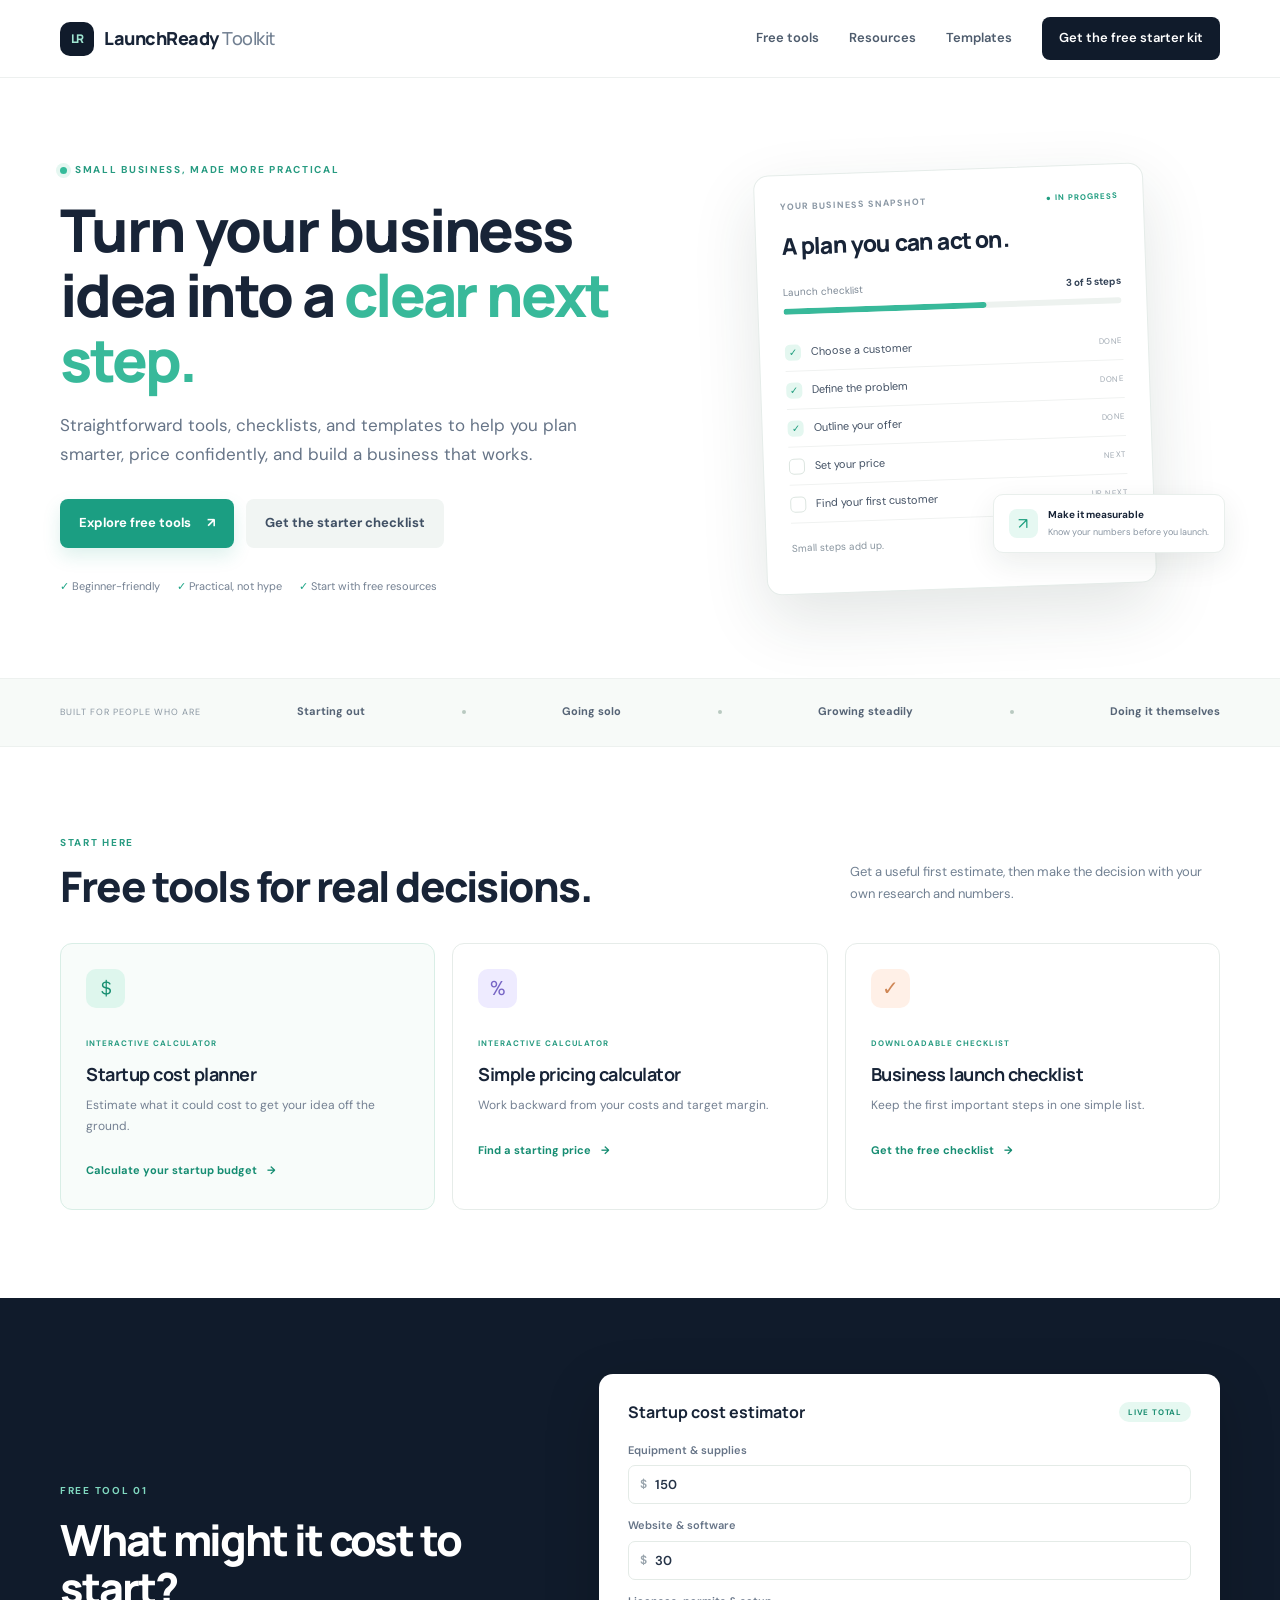
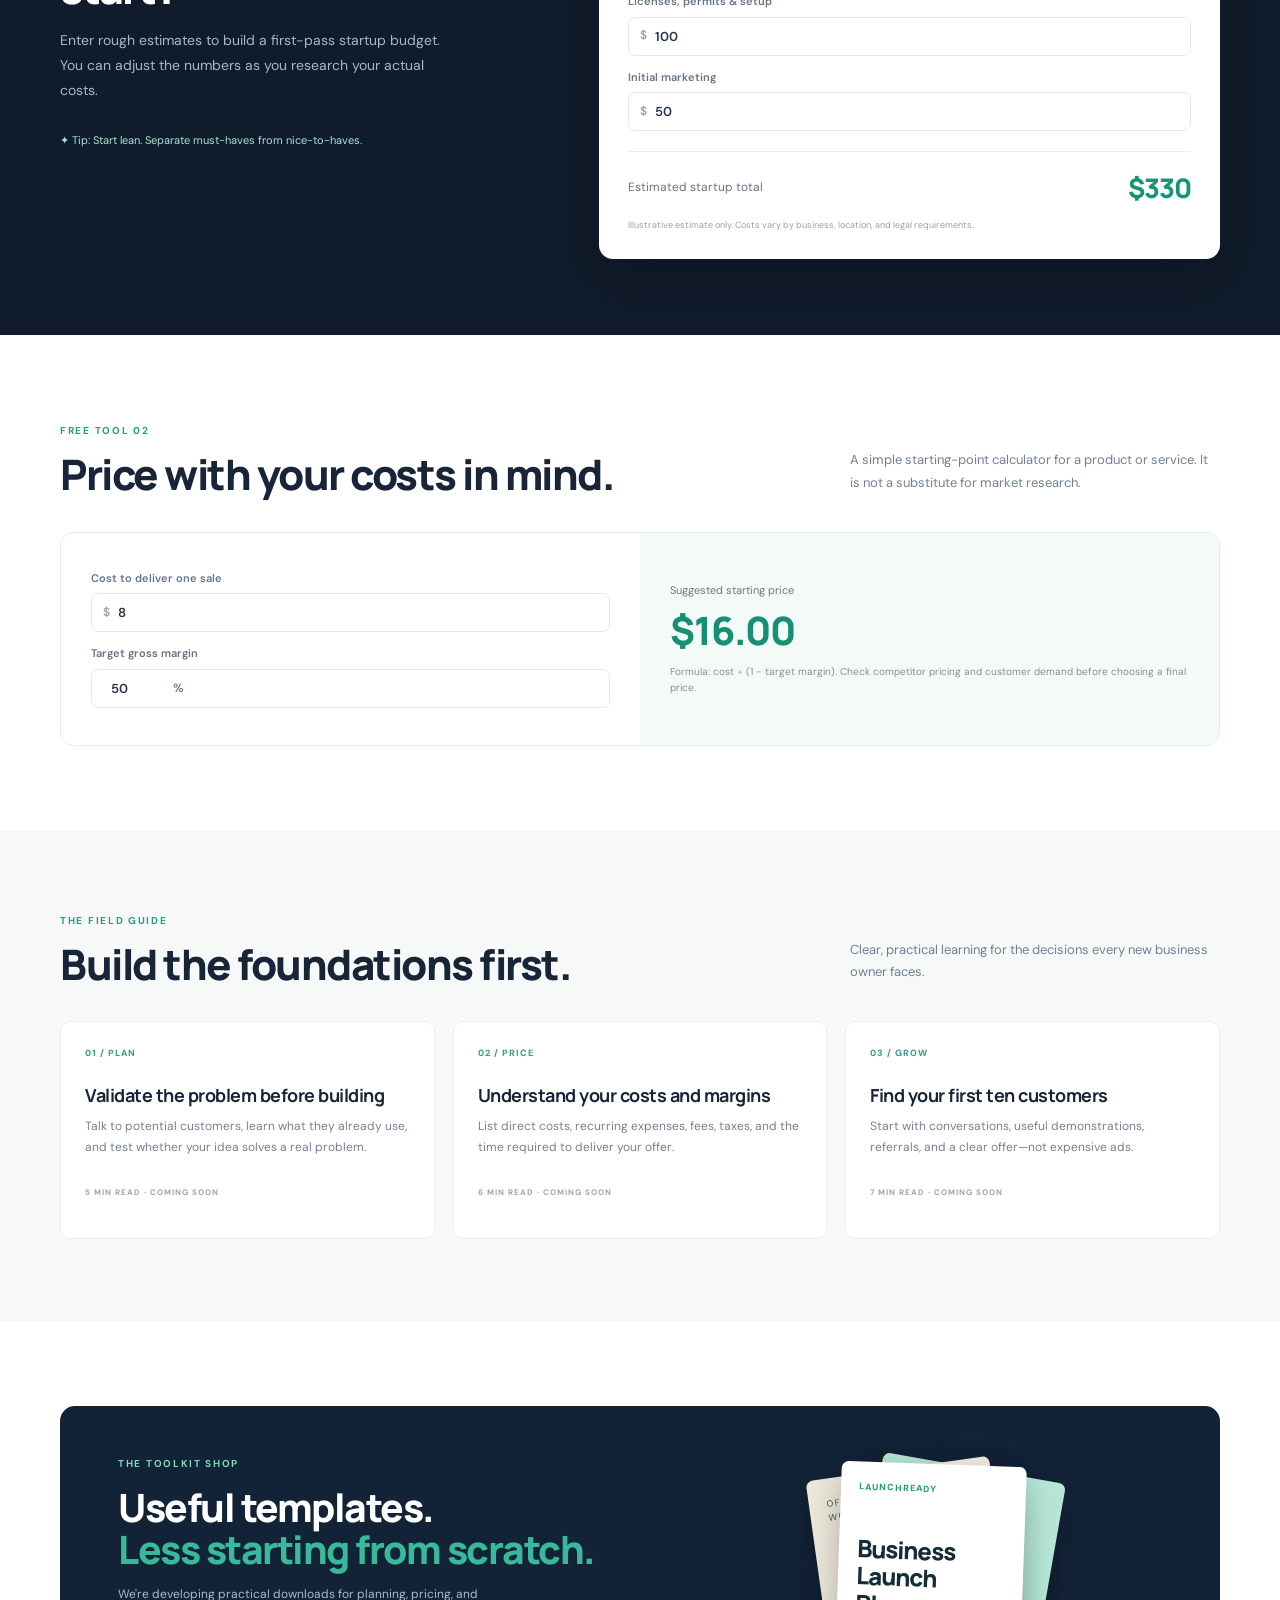
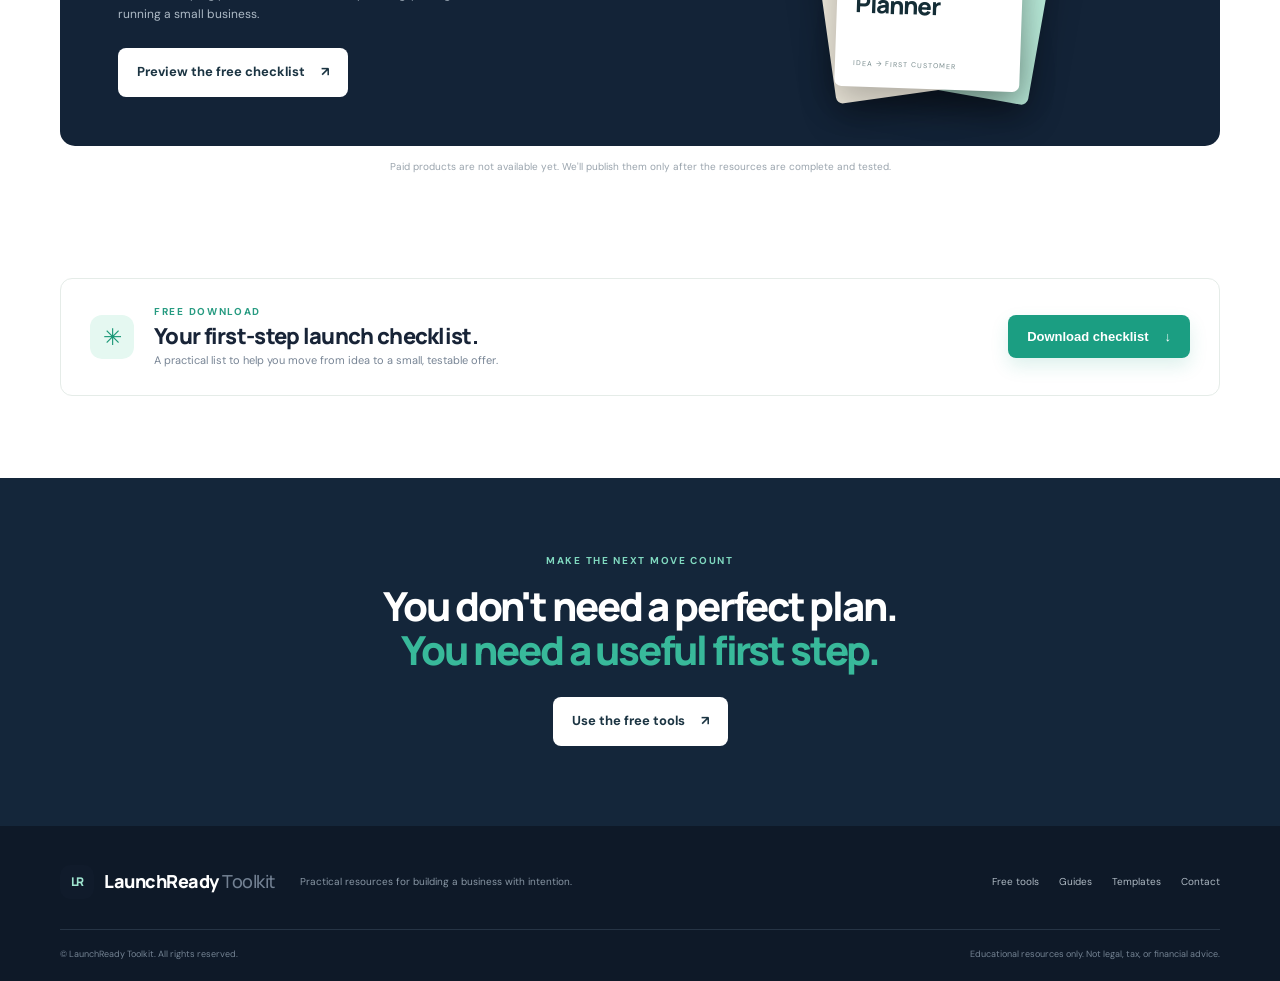
<file: index.html>
<!doctype html>
<html lang="en">
<head>
  <meta charset="utf-8">
  <meta name="viewport" content="width=device-width, initial-scale=1">
  <meta name="description" content="Practical calculators, checklists, and templates to help you start and grow a small business.">
  <meta name="theme-color" content="#101b2b">
  <title>LaunchReady Toolkit — Build your business with a clearer plan</title>
  <link rel="stylesheet" href="styles.css">
</head>
<body>
  <header class="site-header">
    <a class="brand" href="#" aria-label="LaunchReady Toolkit home">
      <span class="brand-mark">LR</span><span>LaunchReady<span class="brand-light"> Toolkit</span></span>
    </a>
    <button class="menu-toggle" aria-label="Toggle navigation" aria-expanded="false">☰</button>
    <nav class="nav" aria-label="Main navigation">
      <a href="#tools">Free tools</a><a href="#resources">Resources</a><a href="#products">Templates</a>
      <a class="nav-cta" href="#starter">Get the free starter kit</a>
    </nav>
  </header>

  <main>
    <section class="hero wrap">
      <div class="hero-copy">
        <div class="eyebrow"><span class="dot"></span> SMALL BUSINESS, MADE MORE PRACTICAL</div>
        <h1>Turn your business idea into a <em>clear next step.</em></h1>
        <p class="hero-sub">Straightforward tools, checklists, and templates to help you plan smarter, price confidently, and build a business that works.</p>
        <div class="hero-actions">
          <a class="button button-primary" href="#tools">Explore free tools <span>↗</span></a>
          <a class="button button-quiet" href="#starter">Get the starter checklist</a>
        </div>
        <div class="proof-row"><span>✓ Beginner-friendly</span><span>✓ Practical, not hype</span><span>✓ Start with free resources</span></div>
      </div>
      <div class="hero-visual" aria-label="Illustration of a business launch dashboard">
        <div class="visual-glow"></div>
        <div class="dash-card">
          <div class="dash-top"><span class="tiny-label">YOUR BUSINESS SNAPSHOT</span><span class="status">● IN PROGRESS</span></div>
          <div class="dash-title">A plan you can act on.</div>
          <div class="progress-label"><span>Launch checklist</span><b>3 of 5 steps</b></div>
          <div class="progress"><span></span></div>
          <div class="task done"><span class="check">✓</span><span>Choose a customer</span><small>DONE</small></div>
          <div class="task done"><span class="check">✓</span><span>Define the problem</span><small>DONE</small></div>
          <div class="task done"><span class="check">✓</span><span>Outline your offer</span><small>DONE</small></div>
          <div class="task"><span class="empty-check"></span><span>Set your price</span><small>NEXT</small></div>
          <div class="task"><span class="empty-check"></span><span>Find your first customer</span><small>UP NEXT</small></div>
          <div class="dash-foot"><span>Small steps add up.</span><span class="spark">✳</span></div>
        </div>
        <div class="floating-note"><span class="note-icon">↗</span><div><b>Make it measurable</b><small>Know your numbers before you launch.</small></div></div>
      </div>
    </section>

    <section class="trust-strip"><div class="wrap trust-inner"><span>BUILT FOR PEOPLE WHO ARE</span><b>Starting out</b><i></i><b>Going solo</b><i></i><b>Growing steadily</b><i></i><b>Doing it themselves</b></div></section>

    <section class="section wrap" id="tools">
      <div class="section-head"><div><div class="eyebrow">START HERE</div><h2>Free tools for real decisions.</h2></div><p>Get a useful first estimate, then make the decision with your own research and numbers.</p></div>
      <div class="tool-grid">
        <article class="tool-card featured-tool">
          <div class="tool-icon mint">＄</div><span class="tag">INTERACTIVE CALCULATOR</span>
          <h3>Startup cost planner</h3><p>Estimate what it could cost to get your idea off the ground.</p>
          <a href="#startup-calculator" class="text-link">Calculate your startup budget <span>→</span></a>
        </article>
        <article class="tool-card">
          <div class="tool-icon lavender">%</div><span class="tag">INTERACTIVE CALCULATOR</span>
          <h3>Simple pricing calculator</h3><p>Work backward from your costs and target margin.</p>
          <a href="#pricing-calculator" class="text-link">Find a starting price <span>→</span></a>
        </article>
        <article class="tool-card">
          <div class="tool-icon peach">✓</div><span class="tag">DOWNLOADABLE CHECKLIST</span>
          <h3>Business launch checklist</h3><p>Keep the first important steps in one simple list.</p>
          <a href="#starter" class="text-link">Get the free checklist <span>→</span></a>
        </article>
      </div>
    </section>

    <section class="calculator-band">
      <div class="wrap calculator-layout">
        <div class="calc-intro"><div class="eyebrow light-eyebrow">FREE TOOL 01</div><h2>What might it cost to start?</h2><p>Enter rough estimates to build a first-pass startup budget. You can adjust the numbers as you research your actual costs.</p><div class="tip">✦ Tip: Start lean. Separate must-haves from nice-to-haves.</div></div>
        <div class="calculator" id="startup-calculator">
          <div class="calc-title"><b>Startup cost estimator</b><span class="live-pill">LIVE TOTAL</span></div>
          <label>Equipment & supplies <div class="money-input"><span>$</span><input id="equipment" type="number" min="0" value="150"></div></label>
          <label>Website & software <div class="money-input"><span>$</span><input id="software" type="number" min="0" value="30"></div></label>
          <label>Licenses, permits & setup <div class="money-input"><span>$</span><input id="setup" type="number" min="0" value="100"></div></label>
          <label>Initial marketing <div class="money-input"><span>$</span><input id="marketing" type="number" min="0" value="50"></div></label>
          <div class="calc-total"><span>Estimated startup total</span><strong id="startup-total">$330</strong></div>
          <small class="disclaimer">Illustrative estimate only. Costs vary by business, location, and legal requirements.</small>
        </div>
      </div>
    </section>

    <section class="section wrap pricing-section" id="pricing-calculator">
      <div class="section-head"><div><div class="eyebrow">FREE TOOL 02</div><h2>Price with your costs in mind.</h2></div><p>A simple starting-point calculator for a product or service. It is not a substitute for market research.</p></div>
      <div class="pricing-box">
        <div class="pricing-fields">
          <label>Cost to deliver one sale <div class="money-input"><span>$</span><input id="unit-cost" type="number" min="0" value="8"></div></label>
          <label>Target gross margin <div class="percent-input"><input id="margin" type="number" min="1" max="95" value="50"><span>%</span></div></label>
        </div>
        <div class="price-result"><span>Suggested starting price</span><strong id="suggested-price">$16.00</strong><small>Formula: cost ÷ (1 − target margin). Check competitor pricing and customer demand before choosing a final price.</small></div>
      </div>
    </section>

    <section class="section resources-section" id="resources">
      <div class="wrap">
        <div class="section-head"><div><div class="eyebrow">THE FIELD GUIDE</div><h2>Build the foundations first.</h2></div><p>Clear, practical learning for the decisions every new business owner faces.</p></div>
        <div class="resource-grid">
          <article class="resource-card"><div class="resource-number">01 / PLAN</div><h3>Validate the problem before building</h3><p>Talk to potential customers, learn what they already use, and test whether your idea solves a real problem.</p><span class="read-time">5 MIN READ · COMING SOON</span></article>
          <article class="resource-card"><div class="resource-number">02 / PRICE</div><h3>Understand your costs and margins</h3><p>List direct costs, recurring expenses, fees, taxes, and the time required to deliver your offer.</p><span class="read-time">6 MIN READ · COMING SOON</span></article>
          <article class="resource-card"><div class="resource-number">03 / GROW</div><h3>Find your first ten customers</h3><p>Start with conversations, useful demonstrations, referrals, and a clear offer—not expensive ads.</p><span class="read-time">7 MIN READ · COMING SOON</span></article>
        </div>
      </div>
    </section>

    <section class="section wrap product-section" id="products">
      <div class="product-panel">
        <div><div class="eyebrow light-eyebrow">THE TOOLKIT SHOP</div><h2>Useful templates.<br><em>Less starting from scratch.</em></h2><p>We're developing practical downloads for planning, pricing, and running a small business.</p><a class="button button-light" href="#starter">Preview the free checklist <span>↗</span></a></div>
        <div class="product-stack"><div class="sheet sheet-back">WEEKLY ACTION PLAN</div><div class="sheet sheet-mid">OFFER & PRICING WORKSHEET</div><div class="sheet sheet-front"><span>LAUNCHREADY</span><b>Business<br>Launch Planner</b><small>IDEA → FIRST CUSTOMER</small></div></div>
      </div>
      <p class="shop-note">Paid products are not available yet. We'll publish them only after the resources are complete and tested.</p>
    </section>

    <section class="section wrap starter-section" id="starter">
      <div class="starter-card">
        <div class="starter-icon">✳</div>
        <div class="starter-copy"><div class="eyebrow">FREE DOWNLOAD</div><h2>Your first-step launch checklist.</h2><p>A practical list to help you move from idea to a small, testable offer.</p></div>
        <button class="button button-primary" id="download-checklist">Download checklist <span>↓</span></button>
      </div>
    </section>

    <section class="closing-cta"><div class="wrap closing-inner"><div class="eyebrow light-eyebrow">MAKE THE NEXT MOVE COUNT</div><h2>You don't need a perfect plan.<br><em>You need a useful first step.</em></h2><a href="#tools" class="button button-light">Use the free tools <span>↗</span></a></div></section>
  </main>

  <footer class="footer"><div class="wrap footer-main"><a class="brand footer-brand" href="#"><span class="brand-mark">LR</span><span>LaunchReady<span class="brand-light"> Toolkit</span></span></a><p>Practical resources for building a business with intention.</p><div class="footer-links"><a href="#tools">Free tools</a><a href="#resources">Guides</a><a href="#products">Templates</a><a href="mailto:hello@launchreadytoolkit.example">Contact</a></div></div><div class="wrap footer-bottom"><span>© <span id="year"></span> LaunchReady Toolkit. All rights reserved.</span><span>Educational resources only. Not legal, tax, or financial advice.</span></div></footer>
  <script src="script.js"></script>
</body>
</html>
</file>
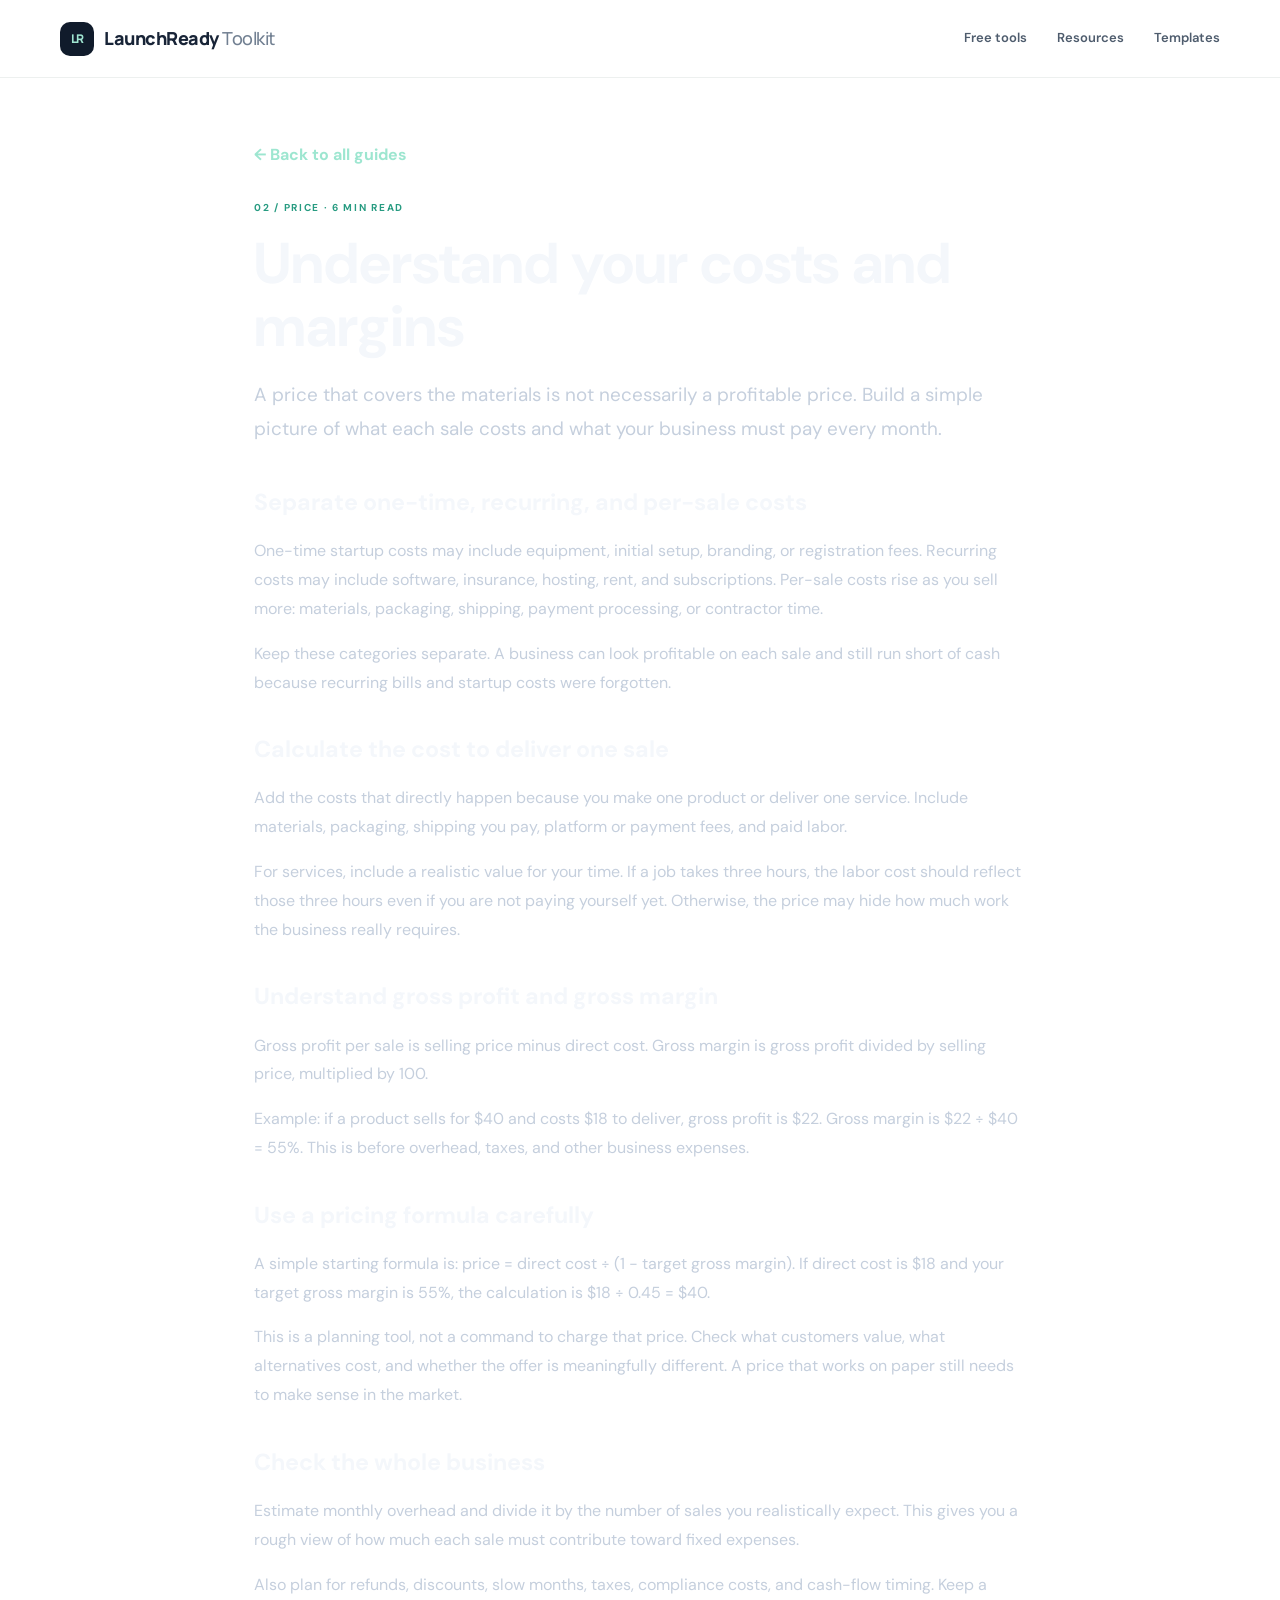
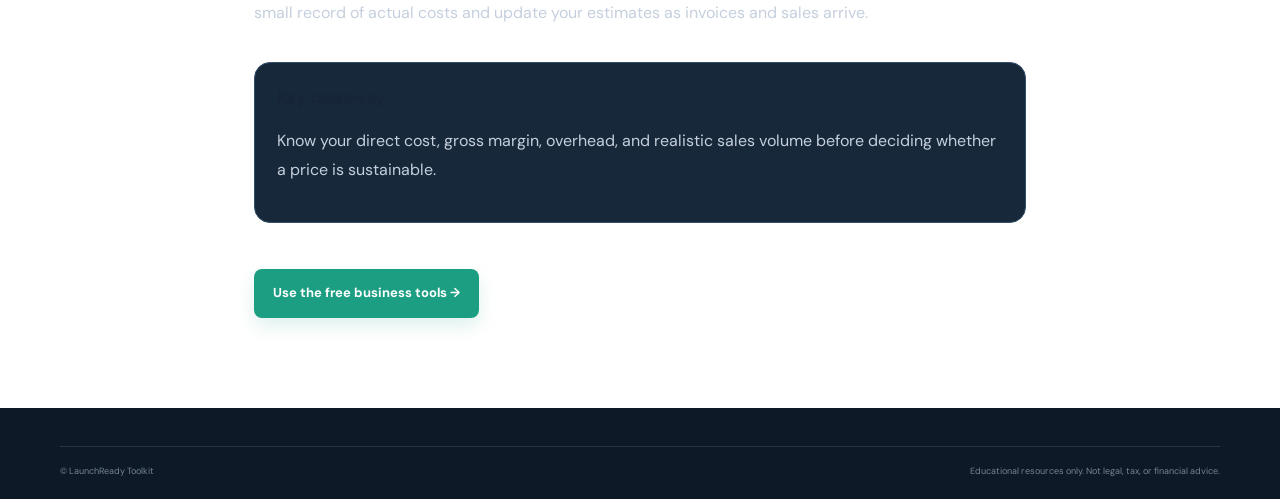
<file: costs-and-margins.html>
<!doctype html>
<html lang="en">
<head>
<meta charset="utf-8"><meta name="viewport" content="width=device-width, initial-scale=1">
<meta name="description" content="A price that covers the materials is not necessarily a profitable price. Build a simple picture of what each sale costs and what your business must pay every month.">
<title>Understand your costs and margins | LaunchReady Toolkit</title><link rel="stylesheet" href="styles.css">
<style>
.article-wrap{max-width:820px;margin:0 auto;padding:64px 24px 90px}
.article-wrap .eyebrow{margin-bottom:16px}
.article-wrap h1{font-size:clamp(2.2rem,6vw,3.6rem);line-height:1.1;margin:0 0 20px;color:#f4f7fb}
.article-intro{font-size:1.18rem;line-height:1.75;color:#c5cfdd;margin-bottom:38px}
.article-wrap h2{font-size:1.45rem;margin:34px 0 10px;color:#f4f7fb}
.article-wrap p{line-height:1.8;color:#c5cfdd}
.article-callout{background:#16283a;border:1px solid #34506a;border-radius:16px;padding:22px;margin:34px 0}
.article-back{display:inline-block;margin-bottom:32px;color:#9de6d0;font-weight:700;text-decoration:none}
.article-back:hover{text-decoration:underline}
.article-wrap .button{margin-top:12px}
</style></head><body>
<header class="site-header"><a class="brand" href="index.html"><span class="brand-mark">LR</span><span>LaunchReady<span class="brand-light"> Toolkit</span></span></a><nav class="nav"><a href="index.html#tools">Free tools</a><a href="index.html#resources">Resources</a><a href="index.html#products">Templates</a></nav></header>
<main class="article-wrap"><a class="article-back" href="index.html#resources">← Back to all guides</a>
<div class="eyebrow">02 / PRICE · 6 MIN READ</div><h1>Understand your costs and margins</h1><p class="article-intro">A price that covers the materials is not necessarily a profitable price. Build a simple picture of what each sale costs and what your business must pay every month.</p>
<section><h2>Separate one-time, recurring, and per-sale costs</h2><p>One-time startup costs may include equipment, initial setup, branding, or registration fees. Recurring costs may include software, insurance, hosting, rent, and subscriptions. Per-sale costs rise as you sell more: materials, packaging, shipping, payment processing, or contractor time.</p><p>Keep these categories separate. A business can look profitable on each sale and still run short of cash because recurring bills and startup costs were forgotten.</p></section>
<section><h2>Calculate the cost to deliver one sale</h2><p>Add the costs that directly happen because you make one product or deliver one service. Include materials, packaging, shipping you pay, platform or payment fees, and paid labor.</p><p>For services, include a realistic value for your time. If a job takes three hours, the labor cost should reflect those three hours even if you are not paying yourself yet. Otherwise, the price may hide how much work the business really requires.</p></section>
<section><h2>Understand gross profit and gross margin</h2><p>Gross profit per sale is selling price minus direct cost. Gross margin is gross profit divided by selling price, multiplied by 100.</p><p>Example: if a product sells for $40 and costs $18 to deliver, gross profit is $22. Gross margin is $22 ÷ $40 = 55%. This is before overhead, taxes, and other business expenses.</p></section>
<section><h2>Use a pricing formula carefully</h2><p>A simple starting formula is: price = direct cost ÷ (1 − target gross margin). If direct cost is $18 and your target gross margin is 55%, the calculation is $18 ÷ 0.45 = $40.</p><p>This is a planning tool, not a command to charge that price. Check what customers value, what alternatives cost, and whether the offer is meaningfully different. A price that works on paper still needs to make sense in the market.</p></section>
<section><h2>Check the whole business</h2><p>Estimate monthly overhead and divide it by the number of sales you realistically expect. This gives you a rough view of how much each sale must contribute toward fixed expenses.</p><p>Also plan for refunds, discounts, slow months, taxes, compliance costs, and cash-flow timing. Keep a small record of actual costs and update your estimates as invoices and sales arrive.</p></section>
<div class="article-callout"><strong>Key takeaway</strong><p>Know your direct cost, gross margin, overhead, and realistic sales volume before deciding whether a price is sustainable.</p></div>
<a class="button button-primary" href="index.html#tools">Use the free business tools →</a>
</main>
<footer class="footer"><div class="wrap footer-bottom"><span>© LaunchReady Toolkit</span><span>Educational resources only. Not legal, tax, or financial advice.</span></div></footer>
</body></html>
</file>
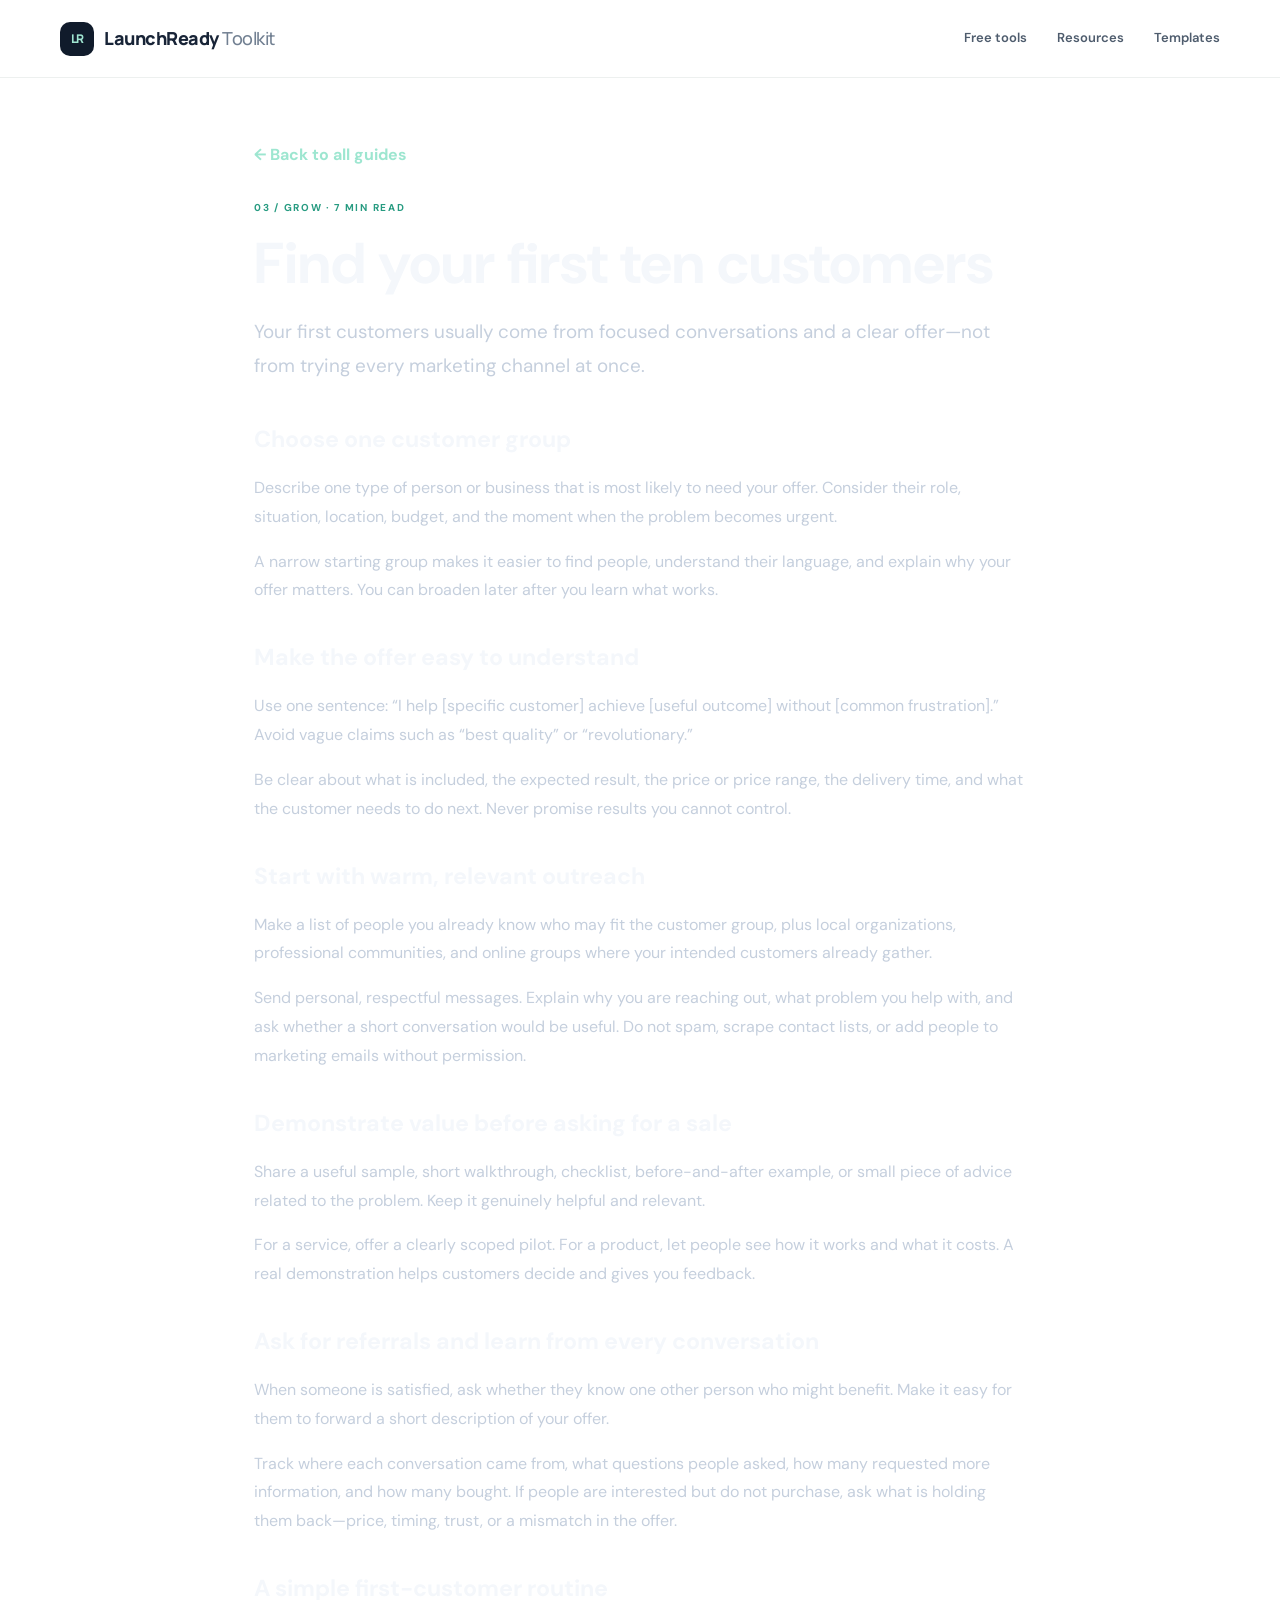
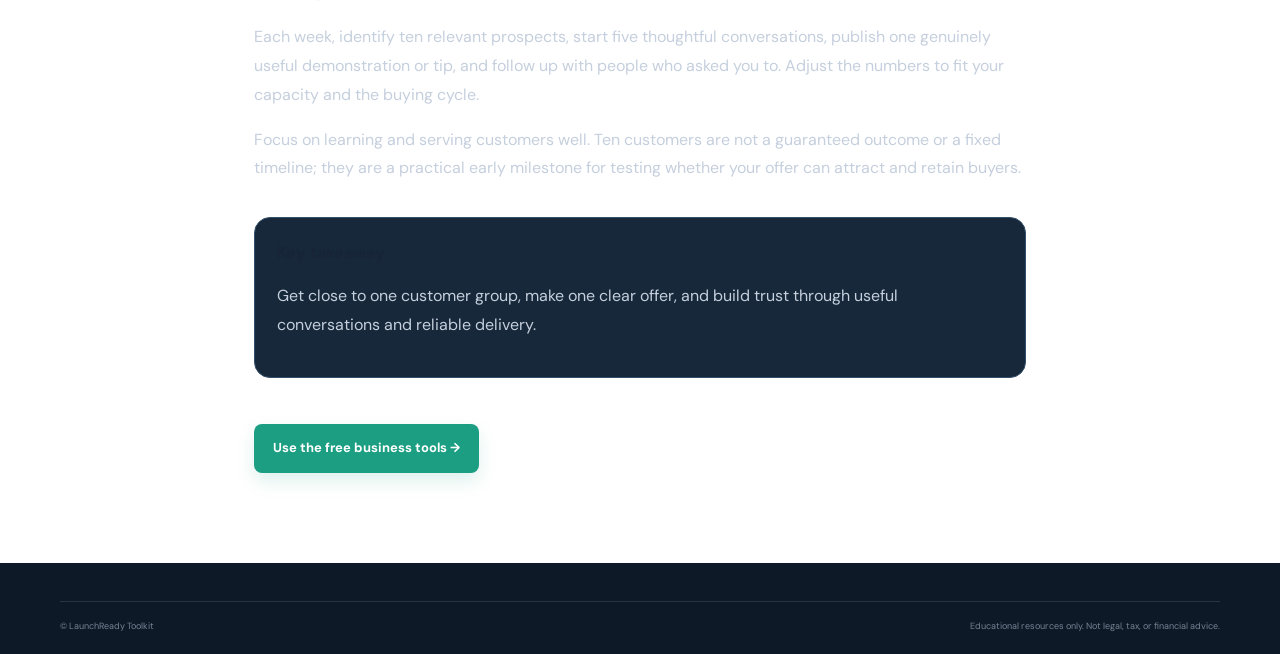
<file: first-ten-customers.html>
<!doctype html>
<html lang="en">
<head>
<meta charset="utf-8"><meta name="viewport" content="width=device-width, initial-scale=1">
<meta name="description" content="Your first customers usually come from focused conversations and a clear offer—not from trying every marketing channel at once.">
<title>Find your first ten customers | LaunchReady Toolkit</title><link rel="stylesheet" href="styles.css">
<style>
.article-wrap{max-width:820px;margin:0 auto;padding:64px 24px 90px}
.article-wrap .eyebrow{margin-bottom:16px}
.article-wrap h1{font-size:clamp(2.2rem,6vw,3.6rem);line-height:1.1;margin:0 0 20px;color:#f4f7fb}
.article-intro{font-size:1.18rem;line-height:1.75;color:#c5cfdd;margin-bottom:38px}
.article-wrap h2{font-size:1.45rem;margin:34px 0 10px;color:#f4f7fb}
.article-wrap p{line-height:1.8;color:#c5cfdd}
.article-callout{background:#16283a;border:1px solid #34506a;border-radius:16px;padding:22px;margin:34px 0}
.article-back{display:inline-block;margin-bottom:32px;color:#9de6d0;font-weight:700;text-decoration:none}
.article-back:hover{text-decoration:underline}
.article-wrap .button{margin-top:12px}
</style></head><body>
<header class="site-header"><a class="brand" href="index.html"><span class="brand-mark">LR</span><span>LaunchReady<span class="brand-light"> Toolkit</span></span></a><nav class="nav"><a href="index.html#tools">Free tools</a><a href="index.html#resources">Resources</a><a href="index.html#products">Templates</a></nav></header>
<main class="article-wrap"><a class="article-back" href="index.html#resources">← Back to all guides</a>
<div class="eyebrow">03 / GROW · 7 MIN READ</div><h1>Find your first ten customers</h1><p class="article-intro">Your first customers usually come from focused conversations and a clear offer—not from trying every marketing channel at once.</p>
<section><h2>Choose one customer group</h2><p>Describe one type of person or business that is most likely to need your offer. Consider their role, situation, location, budget, and the moment when the problem becomes urgent.</p><p>A narrow starting group makes it easier to find people, understand their language, and explain why your offer matters. You can broaden later after you learn what works.</p></section>
<section><h2>Make the offer easy to understand</h2><p>Use one sentence: “I help [specific customer] achieve [useful outcome] without [common frustration].” Avoid vague claims such as “best quality” or “revolutionary.”</p><p>Be clear about what is included, the expected result, the price or price range, the delivery time, and what the customer needs to do next. Never promise results you cannot control.</p></section>
<section><h2>Start with warm, relevant outreach</h2><p>Make a list of people you already know who may fit the customer group, plus local organizations, professional communities, and online groups where your intended customers already gather.</p><p>Send personal, respectful messages. Explain why you are reaching out, what problem you help with, and ask whether a short conversation would be useful. Do not spam, scrape contact lists, or add people to marketing emails without permission.</p></section>
<section><h2>Demonstrate value before asking for a sale</h2><p>Share a useful sample, short walkthrough, checklist, before-and-after example, or small piece of advice related to the problem. Keep it genuinely helpful and relevant.</p><p>For a service, offer a clearly scoped pilot. For a product, let people see how it works and what it costs. A real demonstration helps customers decide and gives you feedback.</p></section>
<section><h2>Ask for referrals and learn from every conversation</h2><p>When someone is satisfied, ask whether they know one other person who might benefit. Make it easy for them to forward a short description of your offer.</p><p>Track where each conversation came from, what questions people asked, how many requested more information, and how many bought. If people are interested but do not purchase, ask what is holding them back—price, timing, trust, or a mismatch in the offer.</p></section>
<section><h2>A simple first-customer routine</h2><p>Each week, identify ten relevant prospects, start five thoughtful conversations, publish one genuinely useful demonstration or tip, and follow up with people who asked you to. Adjust the numbers to fit your capacity and the buying cycle.</p><p>Focus on learning and serving customers well. Ten customers are not a guaranteed outcome or a fixed timeline; they are a practical early milestone for testing whether your offer can attract and retain buyers.</p></section>
<div class="article-callout"><strong>Key takeaway</strong><p>Get close to one customer group, make one clear offer, and build trust through useful conversations and reliable delivery.</p></div>
<a class="button button-primary" href="index.html#tools">Use the free business tools →</a>
</main>
<footer class="footer"><div class="wrap footer-bottom"><span>© LaunchReady Toolkit</span><span>Educational resources only. Not legal, tax, or financial advice.</span></div></footer>
</body></html>
</file>
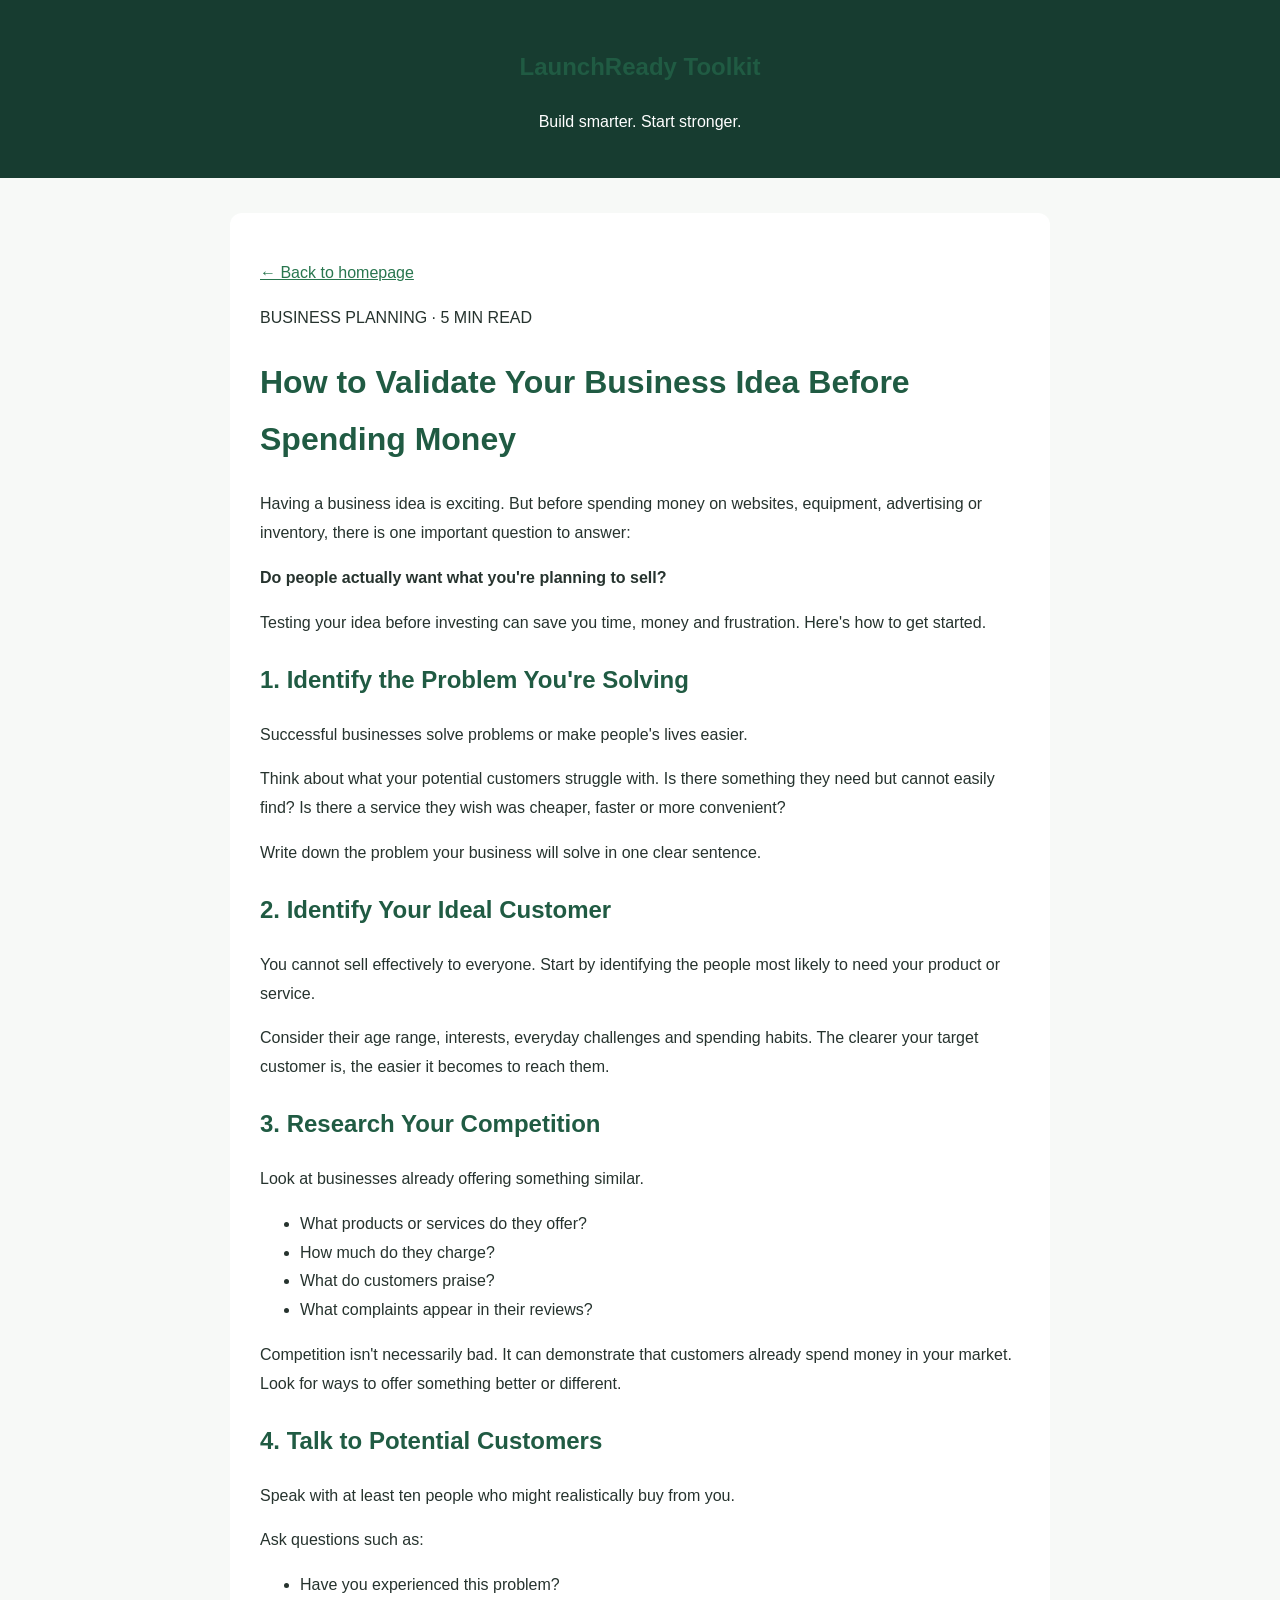
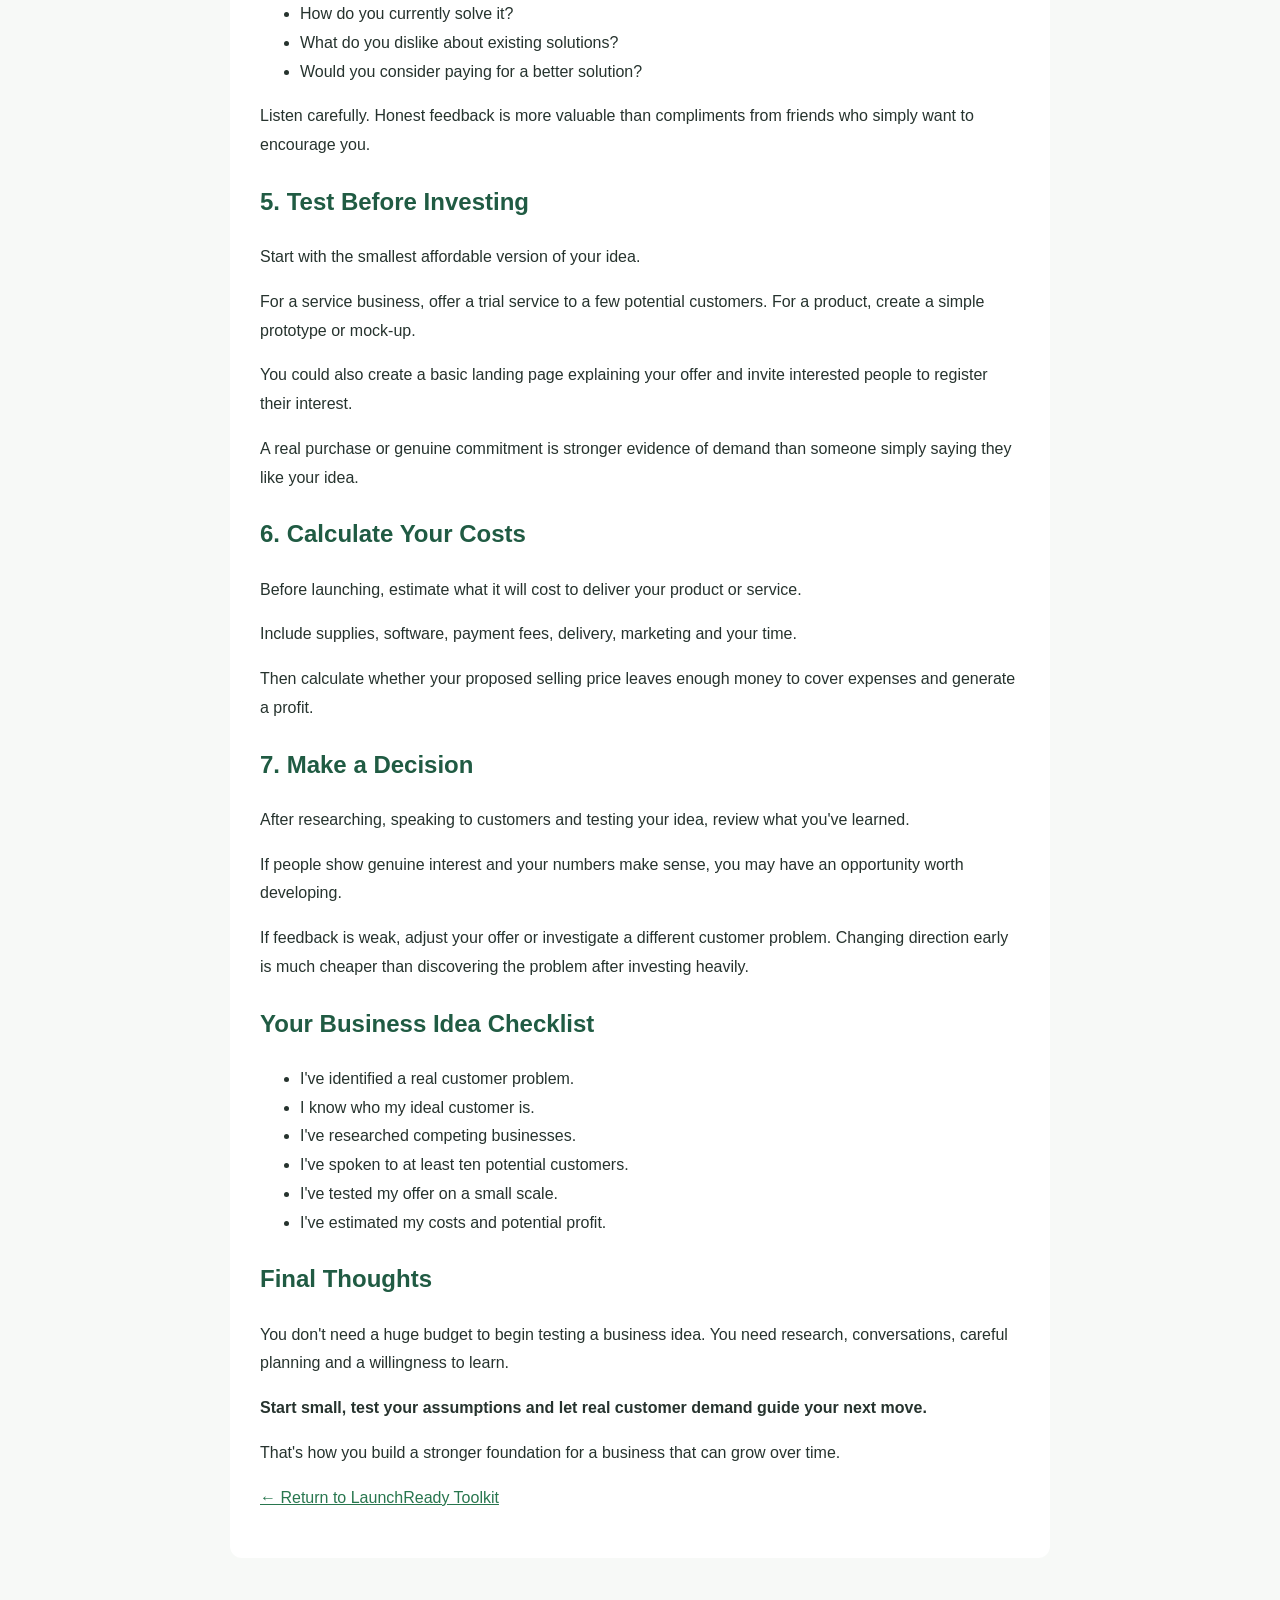
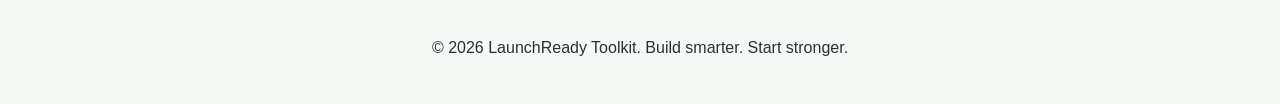
<file: validate-business-idea.html>
<!DOCTYPE html>
<html lang="en">
<head>
<meta charset="UTF-8">
<meta name="viewport" content="width=device-width, initial-scale=1.0">
<title>How to Validate Your Business Idea | LaunchReady Toolkit</title>
<meta name="description" content="Learn how to test your business idea before spending money, find potential customers and build a business people actually want.">
<style>
body {
  font-family: Arial, sans-serif;
  line-height: 1.8;
  color: #26332e;
  background: #f7f9f7;
  margin: 0;
}
header {
  background: #173c30;
  color: white;
  padding: 25px;
  text-align: center;
}
main {
  max-width: 760px;
  margin: 35px auto;
  padding: 30px;
  background: white;
  border-radius: 12px;
}
h1, h2 { color: #205b43; }
a { color: #28764e; }
footer {
  text-align: center;
  padding: 25px;
}
</style>
</head>
<body>
<header>
<h2>LaunchReady Toolkit</h2>
<p>Build smarter. Start stronger.</p>
</header>

<main>
<p><a href="index.html">← Back to homepage</a></p>

<p>BUSINESS PLANNING · 5 MIN READ</p>

<h1>How to Validate Your Business Idea Before Spending Money</h1>

<p>Having a business idea is exciting. But before spending money on websites, equipment, advertising or inventory, there is one important question to answer:</p>

<p><strong>Do people actually want what you're planning to sell?</strong></p>

<p>Testing your idea before investing can save you time, money and frustration. Here's how to get started.</p>

<h2>1. Identify the Problem You're Solving</h2>

<p>Successful businesses solve problems or make people's lives easier.</p>

<p>Think about what your potential customers struggle with. Is there something they need but cannot easily find? Is there a service they wish was cheaper, faster or more convenient?</p>

<p>Write down the problem your business will solve in one clear sentence.</p>

<h2>2. Identify Your Ideal Customer</h2>

<p>You cannot sell effectively to everyone. Start by identifying the people most likely to need your product or service.</p>

<p>Consider their age range, interests, everyday challenges and spending habits. The clearer your target customer is, the easier it becomes to reach them.</p>

<h2>3. Research Your Competition</h2>

<p>Look at businesses already offering something similar.</p>

<ul>
<li>What products or services do they offer?</li>
<li>How much do they charge?</li>
<li>What do customers praise?</li>
<li>What complaints appear in their reviews?</li>
</ul>

<p>Competition isn't necessarily bad. It can demonstrate that customers already spend money in your market. Look for ways to offer something better or different.</p>

<h2>4. Talk to Potential Customers</h2>

<p>Speak with at least ten people who might realistically buy from you.</p>

<p>Ask questions such as:</p>

<ul>
<li>Have you experienced this problem?</li>
<li>How do you currently solve it?</li>
<li>What do you dislike about existing solutions?</li>
<li>Would you consider paying for a better solution?</li>
</ul>

<p>Listen carefully. Honest feedback is more valuable than compliments from friends who simply want to encourage you.</p>

<h2>5. Test Before Investing</h2>

<p>Start with the smallest affordable version of your idea.</p>

<p>For a service business, offer a trial service to a few potential customers. For a product, create a simple prototype or mock-up.</p>

<p>You could also create a basic landing page explaining your offer and invite interested people to register their interest.</p>

<p>A real purchase or genuine commitment is stronger evidence of demand than someone simply saying they like your idea.</p>

<h2>6. Calculate Your Costs</h2>

<p>Before launching, estimate what it will cost to deliver your product or service.</p>

<p>Include supplies, software, payment fees, delivery, marketing and your time.</p>

<p>Then calculate whether your proposed selling price leaves enough money to cover expenses and generate a profit.</p>

<h2>7. Make a Decision</h2>

<p>After researching, speaking to customers and testing your idea, review what you've learned.</p>

<p>If people show genuine interest and your numbers make sense, you may have an opportunity worth developing.</p>

<p>If feedback is weak, adjust your offer or investigate a different customer problem. Changing direction early is much cheaper than discovering the problem after investing heavily.</p>

<h2>Your Business Idea Checklist</h2>

<ul>
<li>I've identified a real customer problem.</li>
<li>I know who my ideal customer is.</li>
<li>I've researched competing businesses.</li>
<li>I've spoken to at least ten potential customers.</li>
<li>I've tested my offer on a small scale.</li>
<li>I've estimated my costs and potential profit.</li>
</ul>

<h2>Final Thoughts</h2>

<p>You don't need a huge budget to begin testing a business idea. You need research, conversations, careful planning and a willingness to learn.</p>

<p><strong>Start small, test your assumptions and let real customer demand guide your next move.</strong></p>

<p>That's how you build a stronger foundation for a business that can grow over time.</p>

<p><a href="index.html">← Return to LaunchReady Toolkit</a></p>
</main>

<footer>
<p>© 2026 LaunchReady Toolkit. Build smarter. Start stronger.</p>
</footer>
</body>
</html>
</file>
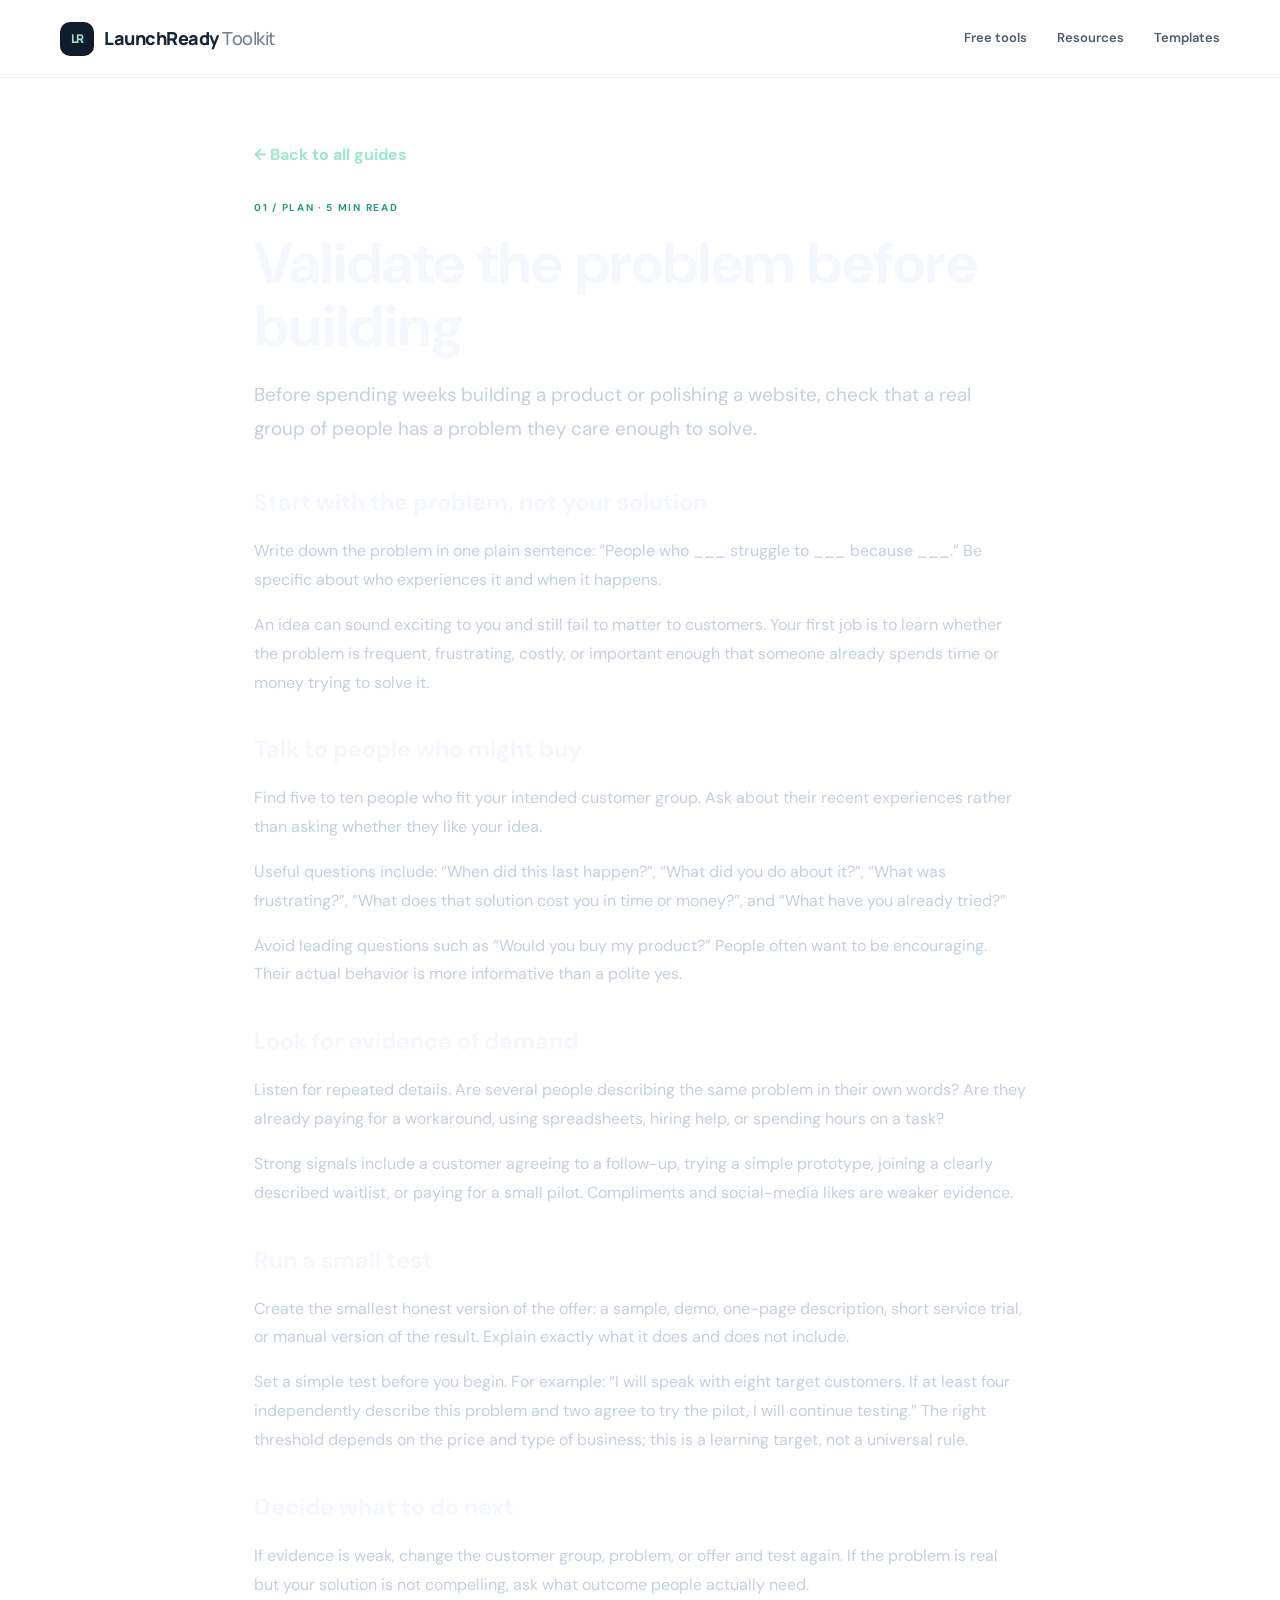
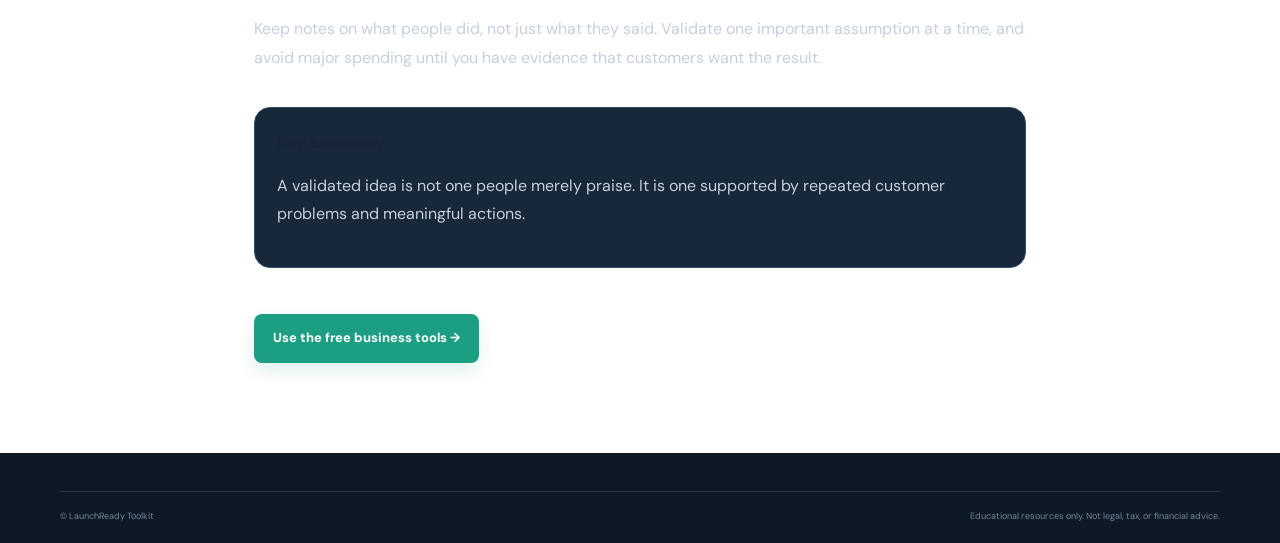
<file: validate-your-idea.html>
<!doctype html>
<html lang="en">
<head>
<meta charset="utf-8"><meta name="viewport" content="width=device-width, initial-scale=1">
<meta name="description" content="Before spending weeks building a product or polishing a website, check that a real group of people has a problem they care enough to solve.">
<title>Validate the problem before building | LaunchReady Toolkit</title><link rel="stylesheet" href="styles.css">
<style>
.article-wrap{max-width:820px;margin:0 auto;padding:64px 24px 90px}
.article-wrap .eyebrow{margin-bottom:16px}
.article-wrap h1{font-size:clamp(2.2rem,6vw,3.6rem);line-height:1.1;margin:0 0 20px;color:#f4f7fb}
.article-intro{font-size:1.18rem;line-height:1.75;color:#c5cfdd;margin-bottom:38px}
.article-wrap h2{font-size:1.45rem;margin:34px 0 10px;color:#f4f7fb}
.article-wrap p{line-height:1.8;color:#c5cfdd}
.article-callout{background:#16283a;border:1px solid #34506a;border-radius:16px;padding:22px;margin:34px 0}
.article-back{display:inline-block;margin-bottom:32px;color:#9de6d0;font-weight:700;text-decoration:none}
.article-back:hover{text-decoration:underline}
.article-wrap .button{margin-top:12px}
</style></head><body>
<header class="site-header"><a class="brand" href="index.html"><span class="brand-mark">LR</span><span>LaunchReady<span class="brand-light"> Toolkit</span></span></a><nav class="nav"><a href="index.html#tools">Free tools</a><a href="index.html#resources">Resources</a><a href="index.html#products">Templates</a></nav></header>
<main class="article-wrap"><a class="article-back" href="index.html#resources">← Back to all guides</a>
<div class="eyebrow">01 / PLAN · 5 MIN READ</div><h1>Validate the problem before building</h1><p class="article-intro">Before spending weeks building a product or polishing a website, check that a real group of people has a problem they care enough to solve.</p>
<section><h2>Start with the problem, not your solution</h2><p>Write down the problem in one plain sentence: “People who ___ struggle to ___ because ___.” Be specific about who experiences it and when it happens.</p><p>An idea can sound exciting to you and still fail to matter to customers. Your first job is to learn whether the problem is frequent, frustrating, costly, or important enough that someone already spends time or money trying to solve it.</p></section>
<section><h2>Talk to people who might buy</h2><p>Find five to ten people who fit your intended customer group. Ask about their recent experiences rather than asking whether they like your idea.</p><p>Useful questions include: “When did this last happen?”, “What did you do about it?”, “What was frustrating?”, “What does that solution cost you in time or money?”, and “What have you already tried?”</p><p>Avoid leading questions such as “Would you buy my product?” People often want to be encouraging. Their actual behavior is more informative than a polite yes.</p></section>
<section><h2>Look for evidence of demand</h2><p>Listen for repeated details. Are several people describing the same problem in their own words? Are they already paying for a workaround, using spreadsheets, hiring help, or spending hours on a task?</p><p>Strong signals include a customer agreeing to a follow-up, trying a simple prototype, joining a clearly described waitlist, or paying for a small pilot. Compliments and social-media likes are weaker evidence.</p></section>
<section><h2>Run a small test</h2><p>Create the smallest honest version of the offer: a sample, demo, one-page description, short service trial, or manual version of the result. Explain exactly what it does and does not include.</p><p>Set a simple test before you begin. For example: “I will speak with eight target customers. If at least four independently describe this problem and two agree to try the pilot, I will continue testing.” The right threshold depends on the price and type of business; this is a learning target, not a universal rule.</p></section>
<section><h2>Decide what to do next</h2><p>If evidence is weak, change the customer group, problem, or offer and test again. If the problem is real but your solution is not compelling, ask what outcome people actually need.</p><p>Keep notes on what people did, not just what they said. Validate one important assumption at a time, and avoid major spending until you have evidence that customers want the result.</p></section>
<div class="article-callout"><strong>Key takeaway</strong><p>A validated idea is not one people merely praise. It is one supported by repeated customer problems and meaningful actions.</p></div>
<a class="button button-primary" href="index.html#tools">Use the free business tools →</a>
</main>
<footer class="footer"><div class="wrap footer-bottom"><span>© LaunchReady Toolkit</span><span>Educational resources only. Not legal, tax, or financial advice.</span></div></footer>
</body></html>
</file>
<file: styles.css>
@import url('https://fonts.googleapis.com/css2?family=DM+Sans:wght@400;500;600;700&family=Manrope:wght@400;500;600;700;800&display=swap');
:root{--navy:#101b2b;--navy2:#17283b;--ink:#182437;--muted:#647286;--mint:#9fe5d0;--teal:#36b99b;--paper:#f7f9f8;--line:#e6ece9;--white:#fff}
*{box-sizing:border-box}html{scroll-behavior:smooth}body{margin:0;background:#fff;color:var(--ink);font-family:'DM Sans',sans-serif;line-height:1.6}a{color:inherit;text-decoration:none}.wrap{width:min(1160px,calc(100% - 48px));margin:auto}.site-header{height:78px;padding:0 max(24px,calc((100% - 1160px)/2));display:flex;align-items:center;justify-content:space-between;border-bottom:1px solid #edf0ef;background:#fff;position:sticky;top:0;z-index:10}.brand{display:flex;align-items:center;gap:10px;font-family:Manrope,sans-serif;font-weight:800;letter-spacing:-.5px;font-size:18px}.brand-mark{height:34px;width:34px;border-radius:10px;background:var(--navy);color:var(--mint);display:grid;place-items:center;font-size:12px;letter-spacing:-1px}.brand-light{font-weight:500;color:#728092}.nav{display:flex;align-items:center;gap:30px;font-size:13px;font-weight:600;color:#4e5c6d}.nav a:hover,.footer-links a:hover{color:#159b7c}.nav .nav-cta{background:var(--navy);color:#fff;padding:11px 17px;border-radius:8px}.menu-toggle{display:none;background:none;border:0;font-size:24px;color:var(--navy)}.hero{display:grid;grid-template-columns:1.04fr .96fr;gap:55px;align-items:center;padding-top:84px;padding-bottom:82px}.eyebrow{font-size:10px;font-weight:700;letter-spacing:1.7px;color:#279b81;display:flex;align-items:center;gap:8px}.dot{width:7px;height:7px;background:#35bb9a;border-radius:50%;box-shadow:0 0 0 4px #e5f7f1}.hero h1,.section h2,.calc-intro h2,.product-panel h2,.closing-cta h2{font-family:Manrope,sans-serif;letter-spacing:-2.1px;line-height:1.1;font-size:clamp(38px,5vw,59px);margin:20px 0 18px;font-weight:800}.hero h1 em,.product-panel h2 em,.closing-cta h2 em{font-style:normal;color:#38b99a}.hero-sub{font-size:17px;color:#667487;max-width:540px;line-height:1.75}.hero-actions{display:flex;gap:12px;align-items:center;margin-top:29px;flex-wrap:wrap}.button{border:0;border-radius:8px;padding:14px 19px;font-size:13px;font-weight:700;display:inline-flex;align-items:center;gap:16px;cursor:pointer;transition:transform .2s,background .2s}.button:hover{transform:translateY(-2px)}.button-primary{background:#1b9e82;color:white;box-shadow:0 8px 18px #1b9e8225}.button-primary:hover{background:#14866f}.button-quiet{color:#405064;background:#f1f5f3}.proof-row{display:flex;gap:17px;flex-wrap:wrap;margin-top:30px;color:#748192;font-size:11px}.proof-row span:first-letter{color:#1da486}.hero-visual{position:relative;min-height:410px;display:grid;place-items:center}.visual-glow{position:absolute;width:370px;height:370px;border-radius:50%;background:radial-gradient(circle,#d7f5eb 0%,#edf9f4 48%,#fff 72%);filter:blur(2px)}.dash-card{position:relative;width:min(390px,90%);background:white;border:1px solid #e5ece9;border-radius:15px;box-shadow:0 25px 65px #1c3a3020;padding:24px 25px;transform:rotate(-2deg)}.dash-top{display:flex;justify-content:space-between;align-items:center}.tiny-label,.status,.tag,.resource-number,.read-time{font-size:9px;font-weight:700;letter-spacing:1px;color:#8a97a4}.status{color:#209d80;font-size:8px}.dash-title{font:800 23px Manrope;margin:16px 0 23px;letter-spacing:-.8px}.progress-label{display:flex;justify-content:space-between;font-size:10px;color:#7b8794}.progress-label b{color:#344357}.progress{height:6px;background:#edf2ef;border-radius:10px;margin:8px 0 19px;overflow:hidden}.progress span{display:block;width:60%;height:100%;background:#38b99a;border-radius:10px}.task{height:38px;display:flex;align-items:center;gap:10px;border-bottom:1px solid #f0f2f1;font-size:11px;color:#435164}.task small{margin-left:auto;font-size:8px;color:#a1aab3;letter-spacing:.5px}.check,.empty-check{width:16px;height:16px;border-radius:5px;display:grid;place-items:center;background:#e4f7f0;color:#1c9c7c;font-size:10px}.empty-check{border:1px solid #dce5e0;background:white}.dash-foot{display:flex;justify-content:space-between;margin-top:17px;color:#89959f;font-size:10px}.spark{color:#27ad8c;font-size:18px}.floating-note{position:absolute;right:-5px;bottom:36px;display:flex;gap:10px;align-items:center;background:white;border:1px solid #e9efec;border-radius:10px;padding:12px 15px;box-shadow:0 10px 30px #172b2115}.note-icon{width:29px;height:29px;display:grid;place-items:center;background:#e6f8f2;border-radius:8px;color:#189c7c}.floating-note b,.floating-note small{display:block}.floating-note b{font-size:10px}.floating-note small{font-size:9px;color:#8995a2;margin-top:2px}.trust-strip{background:#f7faf8;border-block:1px solid #edf1ef}.trust-inner{min-height:67px;display:flex;align-items:center;justify-content:space-between;gap:15px;color:#8b97a2;font-size:10px}.trust-inner>span{font-size:9px;letter-spacing:1px}.trust-inner b{font-size:11px;color:#566476}.trust-inner i{width:4px;height:4px;background:#b9c9c1;border-radius:50%}.section{padding-top:88px;padding-bottom:88px}.section-head{display:flex;align-items:end;justify-content:space-between;gap:35px;margin-bottom:34px}.section h2{font-size:clamp(30px,3.6vw,42px);margin:12px 0 0;letter-spacing:-1.5px}.section-head>p{max-width:370px;margin:0 0 4px;color:#718092;font-size:13px;line-height:1.7}.tool-grid{display:grid;grid-template-columns:repeat(3,1fr);gap:17px}.tool-card{padding:25px 25px 27px;border:1px solid var(--line);border-radius:12px;min-height:245px;background:#fff;transition:transform .2s,box-shadow .2s}.tool-card:hover{transform:translateY(-4px);box-shadow:0 15px 35px #102b2010}.featured-tool{background:#f8fcfa;border-color:#d9eee6}.tool-icon{width:39px;height:39px;border-radius:10px;display:grid;place-items:center;font-size:20px;margin-bottom:20px}.mint{background:#def6ed;color:#168e70}.lavender{background:#eeebff;color:#7765c5}.peach{background:#fff0e7;color:#cf8655}.tag{font-size:8px;color:#279b81}.tool-card h3,.resource-card h3{font:700 18px Manrope;letter-spacing:-.5px;margin:9px 0}.tool-card p,.resource-card p{font-size:12px;color:#748092;line-height:1.7;margin:0 0 20px}.text-link{font-size:11px;font-weight:700;color:#168d72}.text-link span{margin-left:7px}.calculator-band{background:var(--navy);color:white;padding:76px 0}.calculator-layout{display:grid;grid-template-columns:.85fr 1.15fr;gap:80px;align-items:center}.light-eyebrow{color:#80d9c0}.calc-intro h2{font-size:43px;margin:17px 0}.calc-intro>p{color:#aab7c4;font-size:14px;line-height:1.8;max-width:390px}.tip{margin-top:29px;color:#a6e6d4;font-size:11px}.calculator{background:white;color:var(--ink);border-radius:14px;padding:27px 29px;box-shadow:0 18px 55px #0003}.calc-title{display:flex;justify-content:space-between;align-items:center;font:700 16px Manrope;margin-bottom:19px}.live-pill{background:#e6f8f1;color:#198d70;border-radius:20px;padding:5px 9px;font:700 8px 'DM Sans';letter-spacing:.8px}.calculator label,.pricing-fields label{display:block;font-size:11px;color:#667487;font-weight:600;margin:13px 0}.money-input,.percent-input{height:39px;border:1px solid #e4ebe7;border-radius:7px;display:flex;align-items:center;padding:0 11px;margin-top:6px;color:#99a4ad;font-size:12px}.money-input input,.percent-input input{border:0;outline:0;width:100%;padding:8px;color:#253347;font:600 13px 'DM Sans';background:transparent}.calc-total{border-top:1px solid #e9efeb;margin-top:20px;padding-top:17px;display:flex;align-items:center;justify-content:space-between;font-size:12px;color:#677587}.calc-total strong{font:800 27px Manrope;color:#159575;letter-spacing:-1px}.disclaimer{display:block;color:#98a2ad;font-size:9px;margin-top:12px}.pricing-section{padding-bottom:85px}.pricing-box{display:grid;grid-template-columns:1fr 1fr;border:1px solid var(--line);border-radius:13px;overflow:hidden}.pricing-fields{padding:24px 30px}.percent-input input{max-width:70px}.percent-input span{color:#6b7989}.price-result{background:#f3faf7;padding:30px;display:flex;flex-direction:column;justify-content:center}.price-result>span{font-size:11px;color:#68798a}.price-result strong{font:800 39px Manrope;color:#168f72;letter-spacing:-1px;margin:3px 0 7px}.price-result small{font-size:10px;color:#85918f;line-height:1.6}.resources-section{background:#f7f9f8;padding-block:82px}.resource-grid{display:grid;grid-template-columns:repeat(3,1fr);gap:18px}.resource-card{padding:24px;background:white;border:1px solid #e8eeeb;border-radius:10px;min-height:218px}.resource-number{color:#2b9d82}.resource-card h3{margin-top:23px}.read-time{font-size:8px;color:#9aa5ae}.product-section{padding-block:85px 45px}.product-panel{background:#132337;border-radius:15px;padding:48px 58px;display:grid;grid-template-columns:1fr .8fr;align-items:center;overflow:hidden;min-height:340px;color:white}.product-panel h2{font-size:39px;margin:14px 0}.product-panel p{font-size:12px;color:#adbac6;max-width:390px;margin-bottom:24px}.button-light{background:#fff;color:#1b3442}.product-stack{height:240px;position:relative;display:grid;place-items:center}.sheet{position:absolute;width:185px;height:225px;border-radius:7px;box-shadow:0 15px 35px #0004;padding:18px;font-size:9px;letter-spacing:1px}.sheet-back{background:#b7e8d7;transform:rotate(10deg) translate(25px,-2px);color:#245c4b}.sheet-mid{background:#eee9dc;transform:rotate(-8deg) translate(-18px,1px);color:#4b514b}.sheet-front{background:#fff;color:#142d36;transform:rotate(2deg);display:flex;flex-direction:column;justify-content:space-between}.sheet-front span{font-weight:800;color:#269b7e}.sheet-front b{font:800 24px Manrope;line-height:1.15;letter-spacing:-1px}.sheet-front small{font-size:7px;color:#788b8d}.shop-note{text-align:center;color:#9aa4ad;font-size:10px;margin-top:13px}.starter-section{padding-block:48px 82px}.starter-card{border:1px solid #e5ece8;border-radius:12px;padding:25px 29px;display:flex;align-items:center;gap:20px}.starter-icon{height:44px;width:44px;flex:none;border-radius:12px;background:#e5f8f1;color:#199776;display:grid;place-items:center;font-size:23px}.starter-copy{flex:1}.starter-copy h2{font-size:22px;letter-spacing:-.7px;margin:4px 0}.starter-copy p{font-size:11px;color:#788595;margin:0}.starter-card .button{flex:none}.closing-cta{background:#14263a;color:white;text-align:center;padding:75px 0 80px}.closing-inner{display:flex;align-items:center;flex-direction:column}.closing-cta h2{font-size:40px;margin:15px 0 25px}.footer{background:#0e1928;color:#c2ccd4;padding:38px 0 20px}.footer-main{display:flex;align-items:center;gap:25px;padding-bottom:29px}.footer-brand{color:white}.footer-main>p{font-size:10px;color:#8997a5;margin-right:auto}.footer-links{display:flex;gap:20px;font-size:10px;color:#aeb9c3}.footer-bottom{border-top:1px solid #263445;padding-top:17px;display:flex;justify-content:space-between;color:#748393;font-size:9px}
@media(max-width:800px){.nav{gap:15px}.hero{gap:20px}.calculator-layout{gap:35px}.trust-inner{justify-content:center;flex-wrap:wrap;padding:15px 0}.product-panel{padding:38px 35px}.footer-main{flex-wrap:wrap}.footer-main>p{width:100%;order:3}.footer-links{margin-left:auto}}
@media(max-width:640px){.wrap{width:min(100% - 34px,520px)}.site-header{height:68px;padding:0 17px}.menu-toggle{display:block}.nav{display:none;position:absolute;top:67px;left:0;right:0;background:white;padding:18px;box-shadow:0 12px 20px #172b2012;flex-direction:column;align-items:stretch}.nav.open{display:flex}.nav .nav-cta{text-align:center}.hero{grid-template-columns:1fr;padding-top:55px;padding-bottom:55px}.hero h1{font-size:43px}.hero-sub{font-size:15px}.hero-visual{min-height:340px}.dash-card{width:88%}.floating-note{right:0;bottom:15px}.section{padding-block:62px}.section-head{display:block}.section-head>p{margin-top:14px}.tool-grid,.resource-grid{grid-template-columns:1fr}.tool-card{min-height:0}.calculator-band{padding:60px 0}.calculator-layout{grid-template-columns:1fr;gap:28px}.calc-intro h2{font-size:37px}.calculator{padding:22px 19px}.pricing-box{grid-template-columns:1fr}.pricing-fields{padding:20px}.price-result{padding:24px}.product-panel{grid-template-columns:1fr;padding:34px 25px}.product-panel h2{font-size:34px}.product-stack{height:220px;margin-top:20px}.starter-card{align-items:flex-start;flex-wrap:wrap;padding:22px}.starter-copy{width:calc(100% - 70px)}.starter-card .button{margin-left:64px}.closing-cta h2{font-size:32px}.footer-main{gap:15px}.footer-links{width:100%;margin:0;flex-wrap:wrap}.footer-bottom{gap:10px;flex-direction:column}}
</file>
